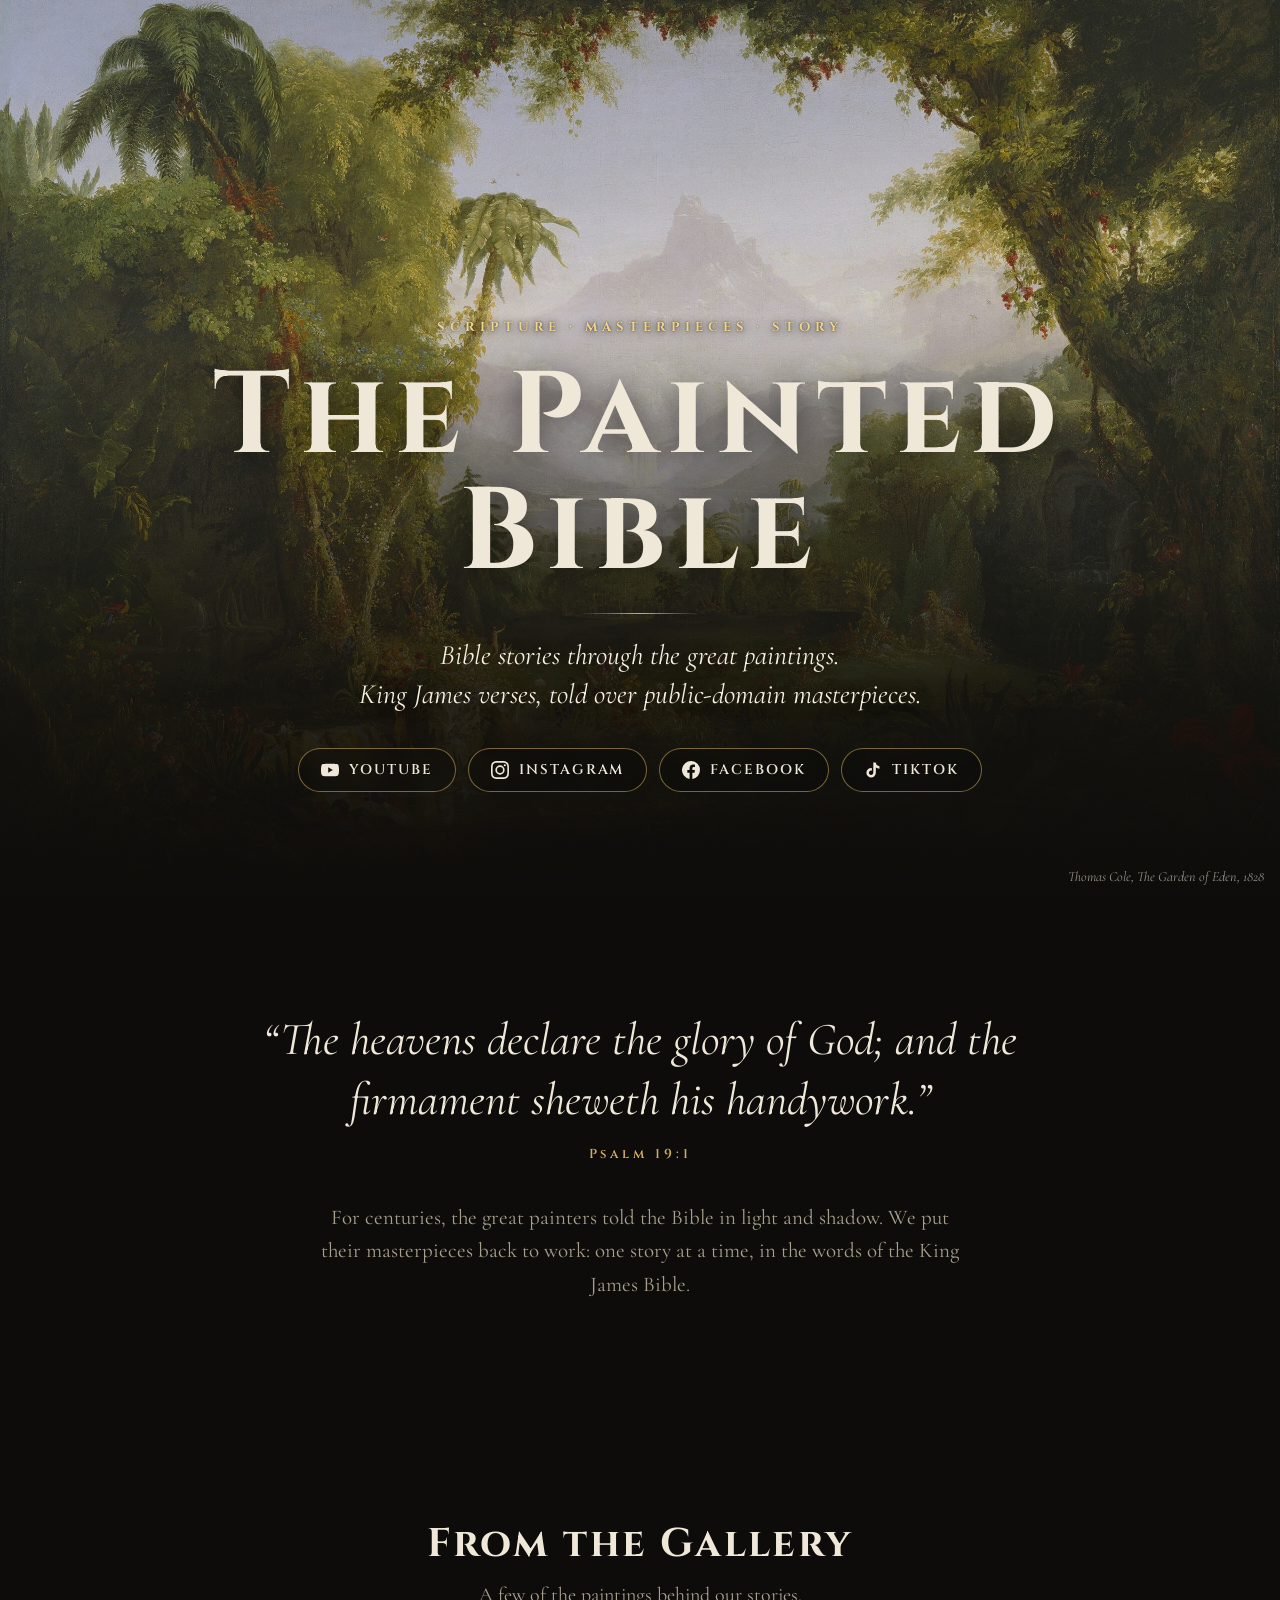
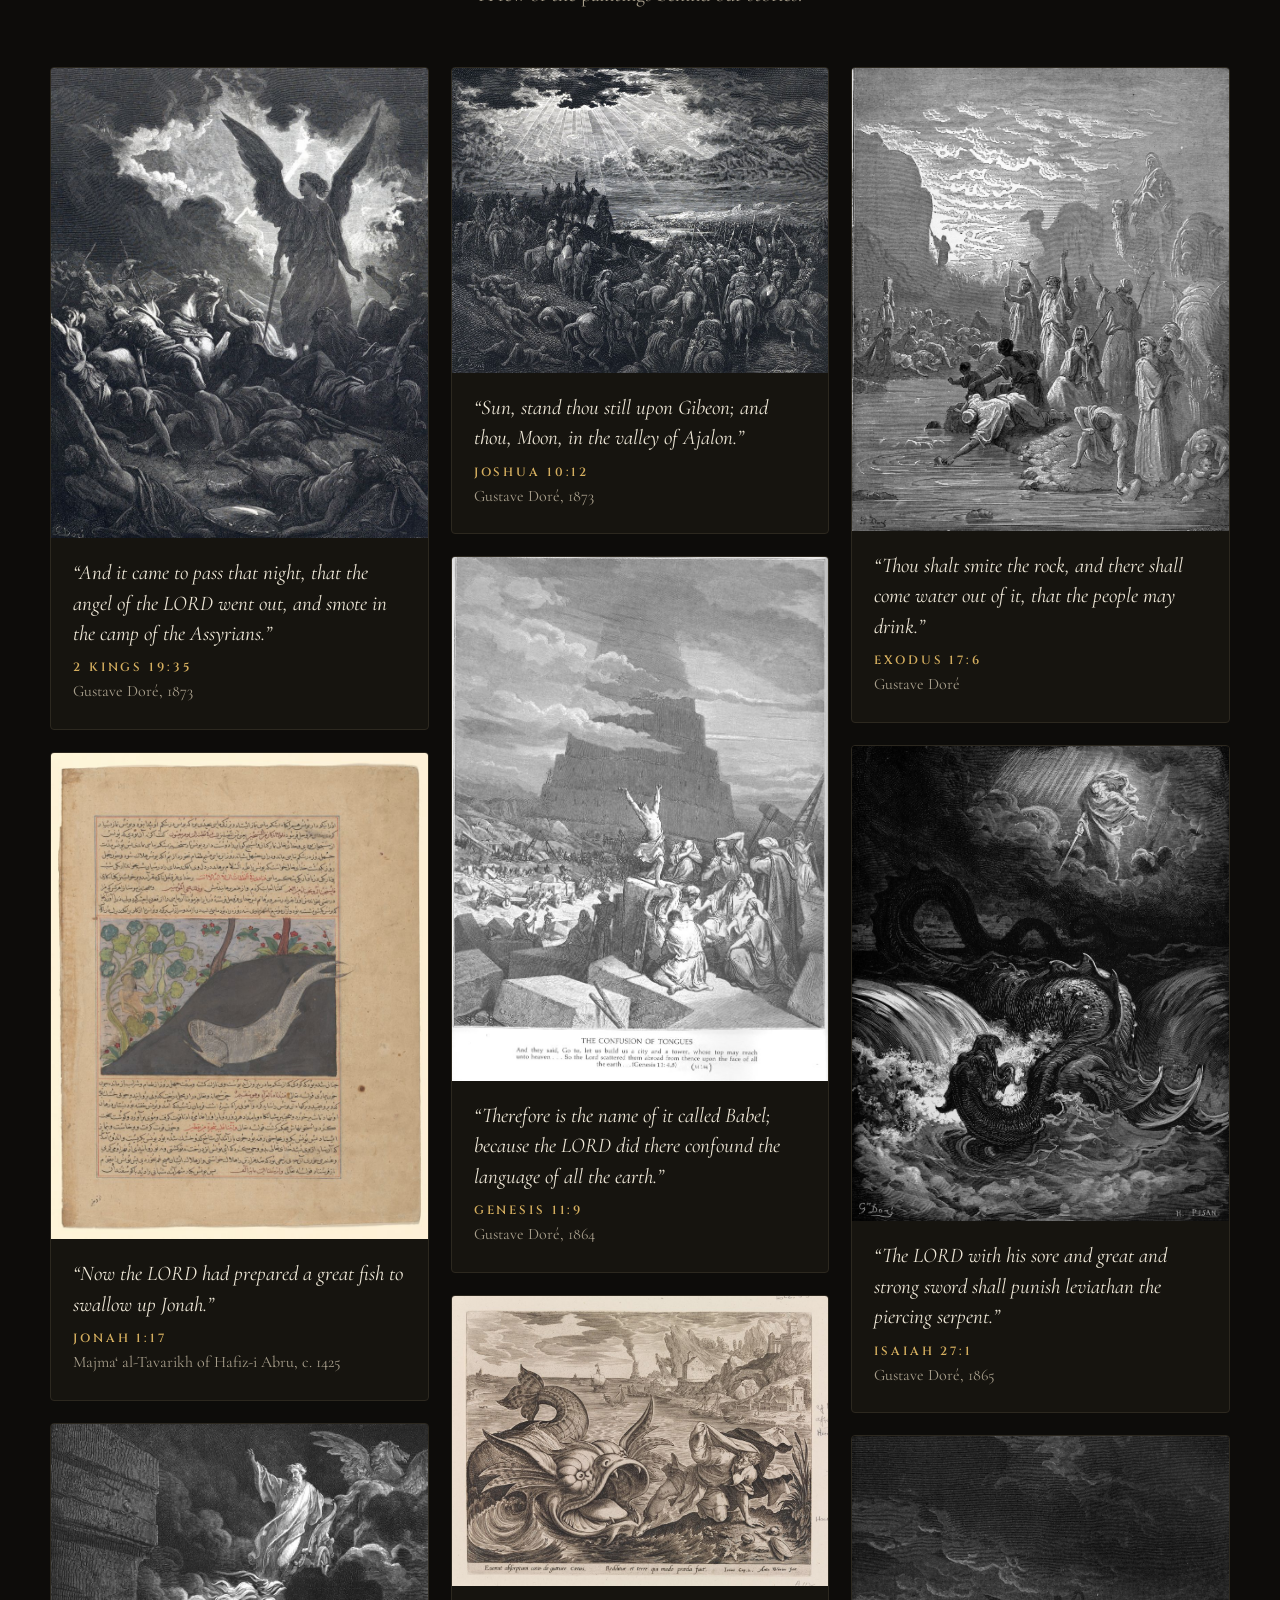
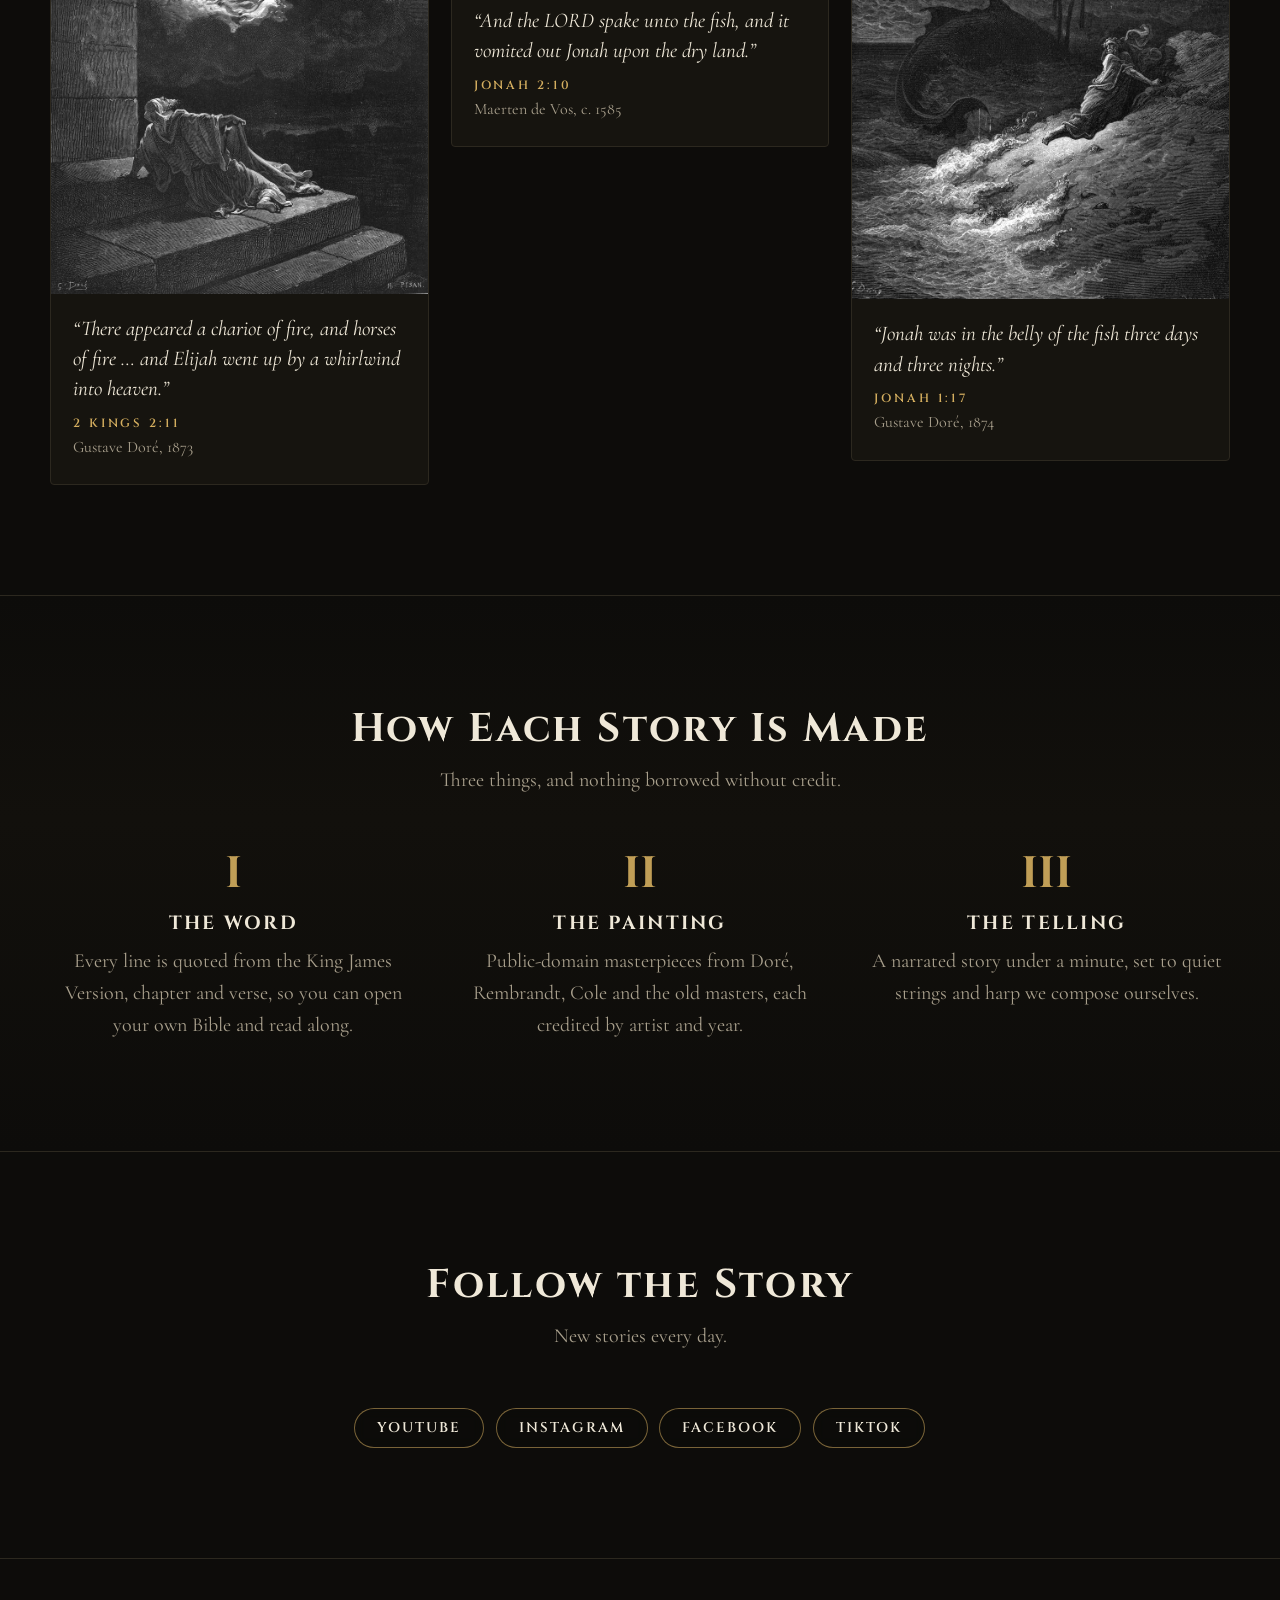
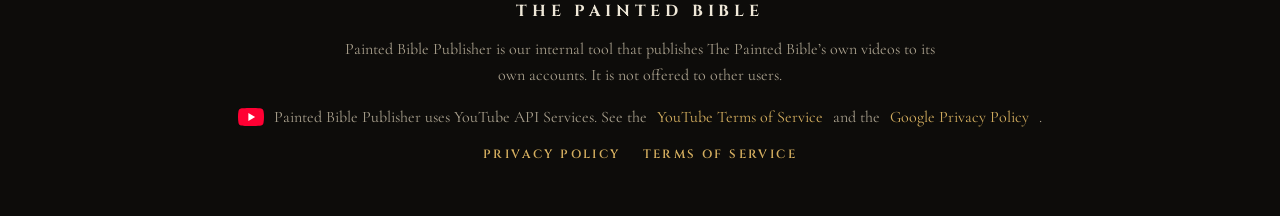
<file: index.html>
<!doctype html>
<html lang="en">
<head>
<meta charset="utf-8">
<meta name="viewport" content="width=device-width, initial-scale=1">
<title>The Painted Bible</title>
<meta name="description" content="Bible stories through the great paintings. King James Version scripture, narrated over public-domain masterpieces.">
<meta property="og:title" content="The Painted Bible">
<meta property="og:description" content="Bible stories through the great paintings. KJV verses, public domain art.">
<meta property="og:image" content="https://xmatheus.github.io/thepaintedbible/hero.jpg">
<link rel="preconnect" href="https://fonts.googleapis.com">
<link rel="preconnect" href="https://fonts.gstatic.com" crossorigin>
<link rel="stylesheet" href="https://fonts.googleapis.com/css2?family=Cinzel:wght@600;700&family=Cormorant+Garamond:ital,wght@0,400;0,600;1,400&display=swap">
<link rel="stylesheet" href="style.css?v=3">
</head>
<body>

<header class="hero">
  <img src="hero.jpg" alt="Thomas Cole, The Garden of Eden, 1828: a sunlit valley framed by trees, a waterfall beneath a distant peak" fetchpriority="high">
  <div class="hero-inner">
    <span class="eyebrow">Scripture · Masterpieces · Story</span>
    <h1>The Painted Bible</h1>
    <div class="rule"></div>
    <p>Bible stories through the great paintings.<br>King James verses, told over public-domain masterpieces.</p>
    <div class="cta" id="channels">
      <a class="btn" href="https://www.youtube.com/@thepaintedbibleart" aria-label="YouTube"><svg viewBox="0 0 24 24" aria-hidden="true"><path d="M23.5 6.2a3 3 0 0 0-2.1-2.1C19.5 3.6 12 3.6 12 3.6s-7.5 0-9.4.5A3 3 0 0 0 .5 6.2 31 31 0 0 0 0 12a31 31 0 0 0 .5 5.8 3 3 0 0 0 2.1 2.1c1.9.5 9.4.5 9.4.5s7.5 0 9.4-.5a3 3 0 0 0 2.1-2.1A31 31 0 0 0 24 12a31 31 0 0 0-.5-5.8ZM9.6 15.6V8.4l6.2 3.6-6.2 3.6Z"/></svg>YouTube</a>
      <a class="btn" href="https://www.instagram.com/thepaintedbibleart/" aria-label="Instagram"><svg viewBox="0 0 24 24" aria-hidden="true"><path d="M12 2.2c3.2 0 3.6 0 4.8.1 3.2.1 4.8 1.7 4.9 4.9.1 1.3.1 1.6.1 4.8s0 3.6-.1 4.8c-.1 3.2-1.7 4.8-4.9 4.9-1.3.1-1.6.1-4.8.1s-3.6 0-4.8-.1c-3.3-.1-4.8-1.7-4.9-4.9C2.2 15.6 2.2 15.2 2.2 12s0-3.6.1-4.8C2.4 3.9 3.9 2.4 7.2 2.3c1.2-.1 1.6-.1 4.8-.1ZM12 0C8.7 0 8.3 0 7.1.1 2.7.3.3 2.7.1 7.1 0 8.3 0 8.7 0 12s0 3.7.1 4.9c.2 4.4 2.6 6.8 7 7 1.2.1 1.6.1 4.9.1s3.7 0 4.9-.1c4.4-.2 6.8-2.6 7-7 .1-1.2.1-1.6.1-4.9s0-3.7-.1-4.9c-.2-4.4-2.6-6.8-7-7C15.7 0 15.3 0 12 0Zm0 5.8a6.2 6.2 0 1 0 0 12.4 6.2 6.2 0 0 0 0-12.4ZM12 16a4 4 0 1 1 0-8 4 4 0 0 1 0 8Zm6.4-11.8a1.4 1.4 0 1 0 0 2.9 1.4 1.4 0 0 0 0-2.9Z"/></svg>Instagram</a>
      <a class="btn" href="https://www.facebook.com/1351289341409951" aria-label="Facebook"><svg viewBox="0 0 24 24" aria-hidden="true"><path d="M24 12a12 12 0 1 0-13.9 11.9v-8.4h-3V12h3V9.4c0-3 1.8-4.7 4.5-4.7 1.3 0 2.7.2 2.7.2v3h-1.5c-1.5 0-2 .9-2 1.9V12h3.4l-.5 3.5h-2.9v8.4A12 12 0 0 0 24 12Z"/></svg>Facebook</a>
      <a class="btn" href="https://www.tiktok.com/@the.painted.bible" aria-label="TikTok"><svg viewBox="0 0 24 24" aria-hidden="true"><path d="M19.6 6.7a4.8 4.8 0 0 1-3.8-4.2V2h-3.4v13.7a2.9 2.9 0 1 1-2-2.8V9.4a6.3 6.3 0 1 0 5.4 6.3V8.8a8.2 8.2 0 0 0 4.8 1.5V6.9l-1-.2Z"/></svg>TikTok</a>
    </div>
  </div>
  <span class="credit">Thomas Cole, <em>The Garden of Eden</em>, 1828</span>
</header>

<section class="intro">
  <div class="wrap reveal">
    <blockquote>“The heavens declare the glory of God; and the firmament sheweth his handywork.”</blockquote>
    <cite>Psalm 19:1</cite>
    <p class="lede">For centuries, the great painters told the Bible in light and shadow. We put their masterpieces back to work: one story at a time, in the words of the King James Bible.</p>
  </div>
</section>

<section aria-labelledby="g">
  <div class="wrap">
    <h2 id="g" class="reveal">From the Gallery</h2>
    <p class="sub reveal">A few of the paintings behind our stories.</p>
    <div class="gallery">
      <figure class="work reveal"><div class="frame"><img src="art/20.jpg" alt="Gustave Doré: the angel of the Lord over the Assyrian camp" loading="lazy" width="882" height="1100"></div>
        <figcaption><q>And it came to pass that night, that the angel of the LORD went out, and smote in the camp of the Assyrians.</q><span class="ref">2 Kings 19:35</span><span class="by">Gustave Doré, 1873</span></figcaption></figure>
      <figure class="work reveal"><div class="frame"><img src="art/87.jpg" alt="Persian manuscript painting of Jonah and the great fish" loading="lazy" width="852" height="1100"></div>
        <figcaption><q>Now the LORD had prepared a great fish to swallow up Jonah.</q><span class="ref">Jonah 1:17</span><span class="by">Majma‘ al-Tavarikh of Hafiz-i Abru, c. 1425</span></figcaption></figure>
      <figure class="work reveal"><div class="frame"><img src="art/104.jpg" alt="Gustave Doré: Elijah taken up into heaven in a chariot of fire" loading="lazy" width="882" height="1100"></div>
        <figcaption><q>There appeared a chariot of fire, and horses of fire … and Elijah went up by a whirlwind into heaven.</q><span class="ref">2 Kings 2:11</span><span class="by">Gustave Doré, 1873</span></figcaption></figure>
      <figure class="work reveal"><div class="frame"><img src="art/173.jpg" alt="Gustave Doré: Joshua commanding the sun to stand still" loading="lazy" width="1100" height="889"></div>
        <figcaption><q>Sun, stand thou still upon Gibeon; and thou, Moon, in the valley of Ajalon.</q><span class="ref">Joshua 10:12</span><span class="by">Gustave Doré, 1873</span></figcaption></figure>
      <figure class="work reveal"><div class="frame"><img src="art/113.jpg" alt="Gustave Doré: the Tower of Babel" loading="lazy" width="791" height="1100"></div>
        <figcaption><q>Therefore is the name of it called Babel; because the LORD did there confound the language of all the earth.</q><span class="ref">Genesis 11:9</span><span class="by">Gustave Doré, 1864</span></figcaption></figure>
      <figure class="work reveal"><div class="frame"><img src="art/83.jpg" alt="Maerten de Vos: Jonah cast on the shore by the fish" loading="lazy" width="1100" height="847"></div>
        <figcaption><q>And the LORD spake unto the fish, and it vomited out Jonah upon the dry land.</q><span class="ref">Jonah 2:10</span><span class="by">Maerten de Vos, c. 1585</span></figcaption></figure>
      <figure class="work reveal"><div class="frame"><img src="art/75.jpg" alt="Gustave Doré: Moses striking the rock in Horeb" loading="lazy" width="896" height="1100"></div>
        <figcaption><q>Thou shalt smite the rock, and there shall come water out of it, that the people may drink.</q><span class="ref">Exodus 17:6</span><span class="by">Gustave Doré</span></figcaption></figure>
      <figure class="work reveal"><div class="frame"><img src="art/59.jpg" alt="Gustave Doré: the destruction of Leviathan" loading="lazy" width="871" height="1100"></div>
        <figcaption><q>The LORD with his sore and great and strong sword shall punish leviathan the piercing serpent.</q><span class="ref">Isaiah 27:1</span><span class="by">Gustave Doré, 1865</span></figcaption></figure>
      <figure class="work reveal"><div class="frame"><img src="art/172.jpg" alt="Gustave Doré: Jonah and the whale" loading="lazy" width="895" height="1100"></div>
        <figcaption><q>Jonah was in the belly of the fish three days and three nights.</q><span class="ref">Jonah 1:17</span><span class="by">Gustave Doré, 1874</span></figcaption></figure>
    </div>
  </div>
</section>

<section class="pillars">
  <div class="wrap">
    <h2 class="reveal">How Each Story Is Made</h2>
    <p class="sub reveal">Three things, and nothing borrowed without credit.</p>
    <div class="cols">
      <div class="pillar reveal"><div class="num">I</div><h3>The Word</h3><p>Every line is quoted from the King James Version, chapter and verse, so you can open your own Bible and read along.</p></div>
      <div class="pillar reveal"><div class="num">II</div><h3>The Painting</h3><p>Public-domain masterpieces from Doré, Rembrandt, Cole and the old masters, each credited by artist and year.</p></div>
      <div class="pillar reveal"><div class="num">III</div><h3>The Telling</h3><p>A narrated story under a minute, set to quiet strings and harp we compose ourselves.</p></div>
    </div>
  </div>
</section>

<section class="follow">
  <div class="wrap reveal">
    <h2>Follow the Story</h2>
    <p class="sub">New stories every day.</p>
    <div class="cta">
      <a class="btn" href="https://www.youtube.com/@thepaintedbibleart">YouTube</a>
      <a class="btn" href="https://www.instagram.com/thepaintedbibleart/">Instagram</a>
      <a class="btn" href="https://www.facebook.com/1351289341409951">Facebook</a>
      <a class="btn" href="https://www.tiktok.com/@the.painted.bible">TikTok</a>
    </div>
  </div>
</section>

<footer>
  <div class="mark">THE PAINTED BIBLE</div>
  <p class="tool">Painted Bible Publisher is our internal tool that publishes The Painted Bible’s own videos to its own accounts. It is not offered to other users.</p>
  <p class="yt-note"><svg viewBox="0 0 24 24" width="26" height="26" aria-hidden="true"><path fill="#ff0033" d="M23.5 6.2a3 3 0 0 0-2.1-2.1C19.5 3.6 12 3.6 12 3.6s-7.5 0-9.4.5A3 3 0 0 0 .5 6.2 31 31 0 0 0 0 12a31 31 0 0 0 .5 5.8 3 3 0 0 0 2.1 2.1c1.9.5 9.4.5 9.4.5s7.5 0 9.4-.5a3 3 0 0 0 2.1-2.1A31 31 0 0 0 24 12a31 31 0 0 0-.5-5.8Z"/><path fill="#fff" d="M9.6 15.6V8.4l6.2 3.6-6.2 3.6Z"/></svg>Painted Bible Publisher uses YouTube API Services. See the <a href="https://www.youtube.com/t/terms">YouTube Terms of Service</a> and the <a href="https://policies.google.com/privacy">Google Privacy Policy</a>.</p>
  <nav><a href="privacy.html">Privacy Policy</a><a href="terms.html">Terms of Service</a></nav>
</footer>

<script>
  const io = new IntersectionObserver(es => es.forEach(e => { if (e.isIntersecting) { e.target.classList.add("in"); io.unobserve(e.target); } }), { rootMargin: "0px 0px -8% 0px" });
  document.querySelectorAll(".reveal").forEach(el => io.observe(el));
</script>
</body>
</html>
</file>
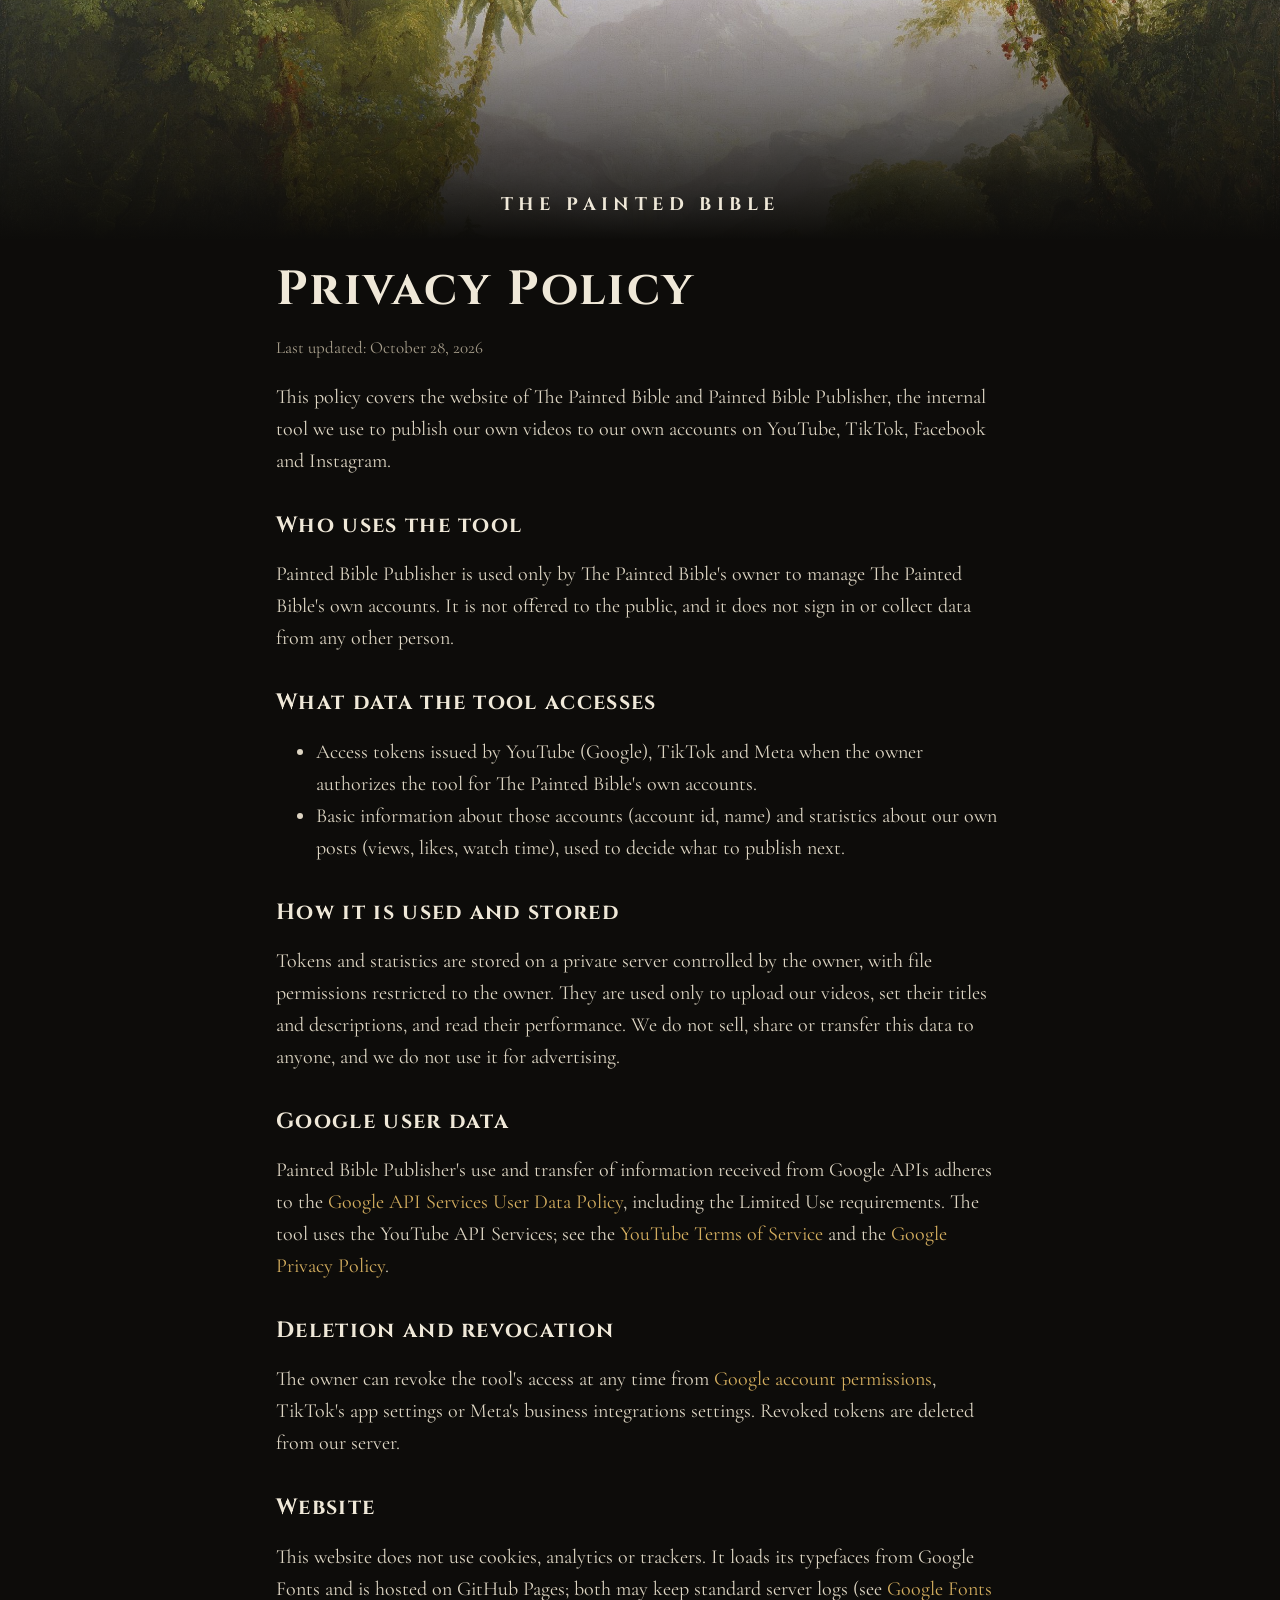
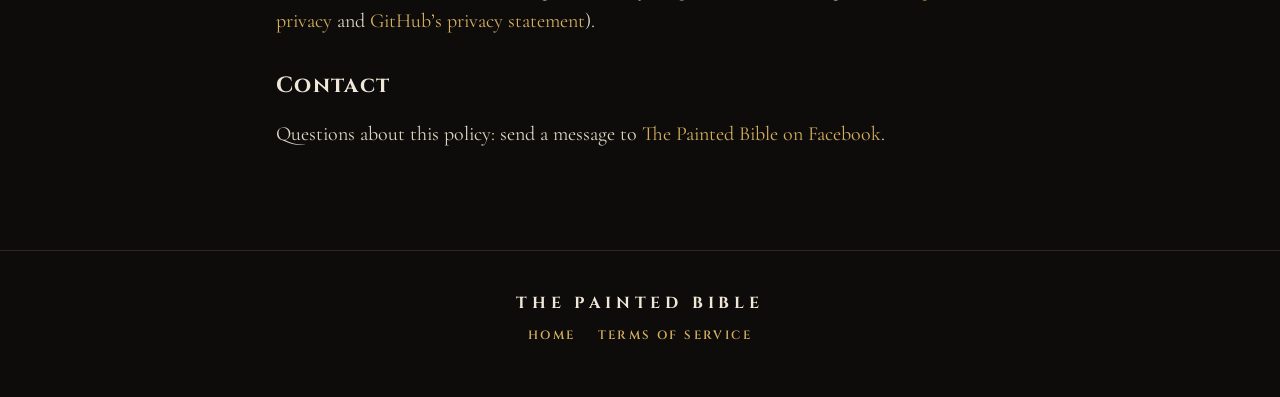
<file: privacy.html>
<!doctype html>
<html lang="en">
<head>
<meta charset="utf-8">
<meta name="viewport" content="width=device-width, initial-scale=1">
<title>Privacy Policy · The Painted Bible</title>
<link rel="preconnect" href="https://fonts.googleapis.com">
<link rel="preconnect" href="https://fonts.gstatic.com" crossorigin>
<link rel="stylesheet" href="https://fonts.googleapis.com/css2?family=Cinzel:wght@600;700&family=Cormorant+Garamond:ital,wght@0,400;0,600;1,400&display=swap">
<link rel="stylesheet" href="style.css?v=3">
</head>
<body>
<div class="legal-top"><img src="hero.jpg" alt=""><a href="index.html">THE PAINTED BIBLE</a></div>
<main class="legal">
  <h1>Privacy Policy</h1>
  <p class="muted">Last updated: October 28, 2026</p>
  <p>This policy covers the website of The Painted Bible and Painted Bible Publisher, the internal tool we use to publish our own videos to our own accounts on YouTube, TikTok, Facebook and Instagram.</p>
  <h2>Who uses the tool</h2>
  <p>Painted Bible Publisher is used only by The Painted Bible's owner to manage The Painted Bible's own accounts. It is not offered to the public, and it does not sign in or collect data from any other person.</p>
  <h2>What data the tool accesses</h2>
  <ul>
    <li>Access tokens issued by YouTube (Google), TikTok and Meta when the owner authorizes the tool for The Painted Bible's own accounts.</li>
    <li>Basic information about those accounts (account id, name) and statistics about our own posts (views, likes, watch time), used to decide what to publish next.</li>
  </ul>
  <h2>How it is used and stored</h2>
  <p>Tokens and statistics are stored on a private server controlled by the owner, with file permissions restricted to the owner. They are used only to upload our videos, set their titles and descriptions, and read their performance. We do not sell, share or transfer this data to anyone, and we do not use it for advertising.</p>
  <h2>Google user data</h2>
  <p>Painted Bible Publisher's use and transfer of information received from Google APIs adheres to the <a href="https://developers.google.com/terms/api-services-user-data-policy">Google API Services User Data Policy</a>, including the Limited Use requirements. The tool uses the YouTube API Services; see the <a href="https://www.youtube.com/t/terms">YouTube Terms of Service</a> and the <a href="https://policies.google.com/privacy">Google Privacy Policy</a>.</p>
  <h2>Deletion and revocation</h2>
  <p>The owner can revoke the tool's access at any time from <a href="https://myaccount.google.com/permissions">Google account permissions</a>, TikTok's app settings or Meta's business integrations settings. Revoked tokens are deleted from our server.</p>
  <h2>Website</h2>
  <p>This website does not use cookies, analytics or trackers. It loads its typefaces from Google Fonts and is hosted on GitHub Pages; both may keep standard server logs (see <a href="https://developers.google.com/fonts/faq/privacy">Google Fonts privacy</a> and <a href="https://docs.github.com/en/site-policy/privacy-policies/github-general-privacy-statement">GitHub’s privacy statement</a>).</p>
  <h2>Contact</h2>
  <p>Questions about this policy: send a message to <a href="https://www.facebook.com/1351289341409951">The Painted Bible on Facebook</a>.</p>
</main>
<footer><div class="mark">THE PAINTED BIBLE</div><nav><a href="index.html">Home</a><a href="terms.html">Terms of Service</a></nav></footer>
</body>
</html>
</file>
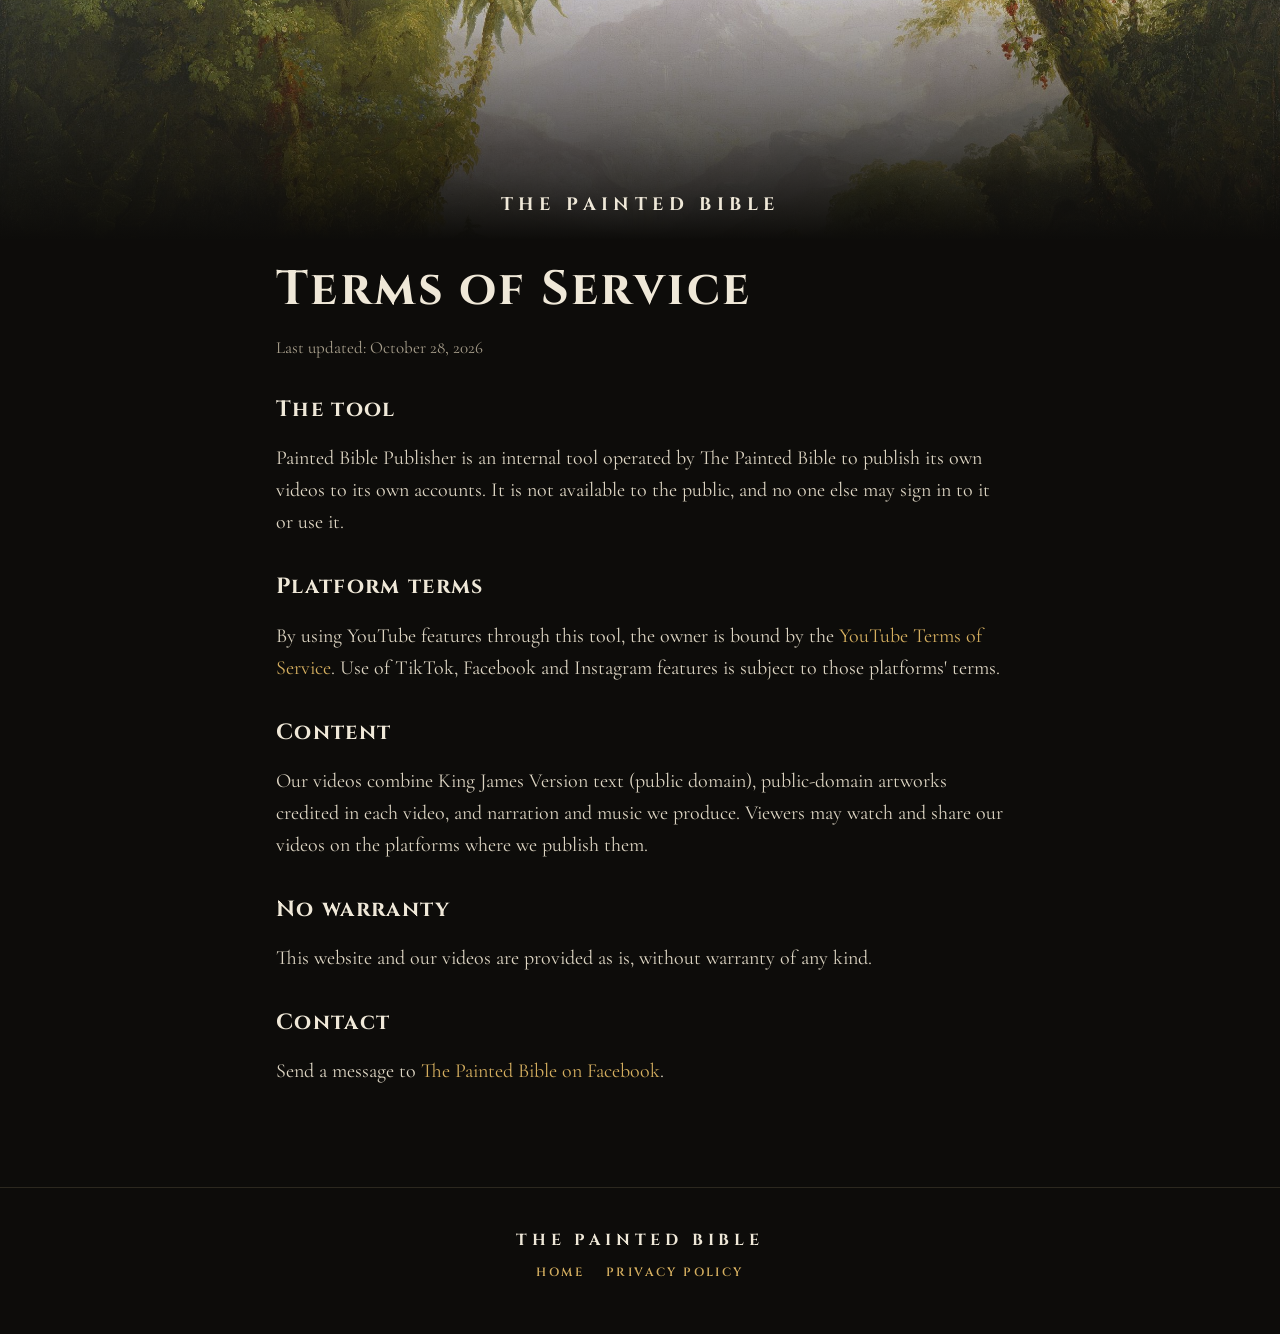
<file: terms.html>
<!doctype html>
<html lang="en">
<head>
<meta charset="utf-8">
<meta name="viewport" content="width=device-width, initial-scale=1">
<title>Terms of Service · The Painted Bible</title>
<link rel="preconnect" href="https://fonts.googleapis.com">
<link rel="preconnect" href="https://fonts.gstatic.com" crossorigin>
<link rel="stylesheet" href="https://fonts.googleapis.com/css2?family=Cinzel:wght@600;700&family=Cormorant+Garamond:ital,wght@0,400;0,600;1,400&display=swap">
<link rel="stylesheet" href="style.css?v=3">
</head>
<body>
<div class="legal-top"><img src="hero.jpg" alt=""><a href="index.html">THE PAINTED BIBLE</a></div>
<main class="legal">
  <h1>Terms of Service</h1>
  <p class="muted">Last updated: October 28, 2026</p>
  <h2>The tool</h2>
  <p>Painted Bible Publisher is an internal tool operated by The Painted Bible to publish its own videos to its own accounts. It is not available to the public, and no one else may sign in to it or use it.</p>
  <h2>Platform terms</h2>
  <p>By using YouTube features through this tool, the owner is bound by the <a href="https://www.youtube.com/t/terms">YouTube Terms of Service</a>. Use of TikTok, Facebook and Instagram features is subject to those platforms' terms.</p>
  <h2>Content</h2>
  <p>Our videos combine King James Version text (public domain), public-domain artworks credited in each video, and narration and music we produce. Viewers may watch and share our videos on the platforms where we publish them.</p>
  <h2>No warranty</h2>
  <p>This website and our videos are provided as is, without warranty of any kind.</p>
  <h2>Contact</h2>
  <p>Send a message to <a href="https://www.facebook.com/1351289341409951">The Painted Bible on Facebook</a>.</p>
</main>
<footer><div class="mark">THE PAINTED BIBLE</div><nav><a href="index.html">Home</a><a href="privacy.html">Privacy Policy</a></nav></footer>
</body>
</html>
</file>
<file: style.css>
:root {
  --night: #0d0c0a; --panel: #16140f; --ink: #efe8d8; --muted: #a89f8c; --gold: #d4ae5f; --gold-2: #f0d590; --rule: #2c281f;
  --display: "Cinzel", Georgia, serif; --body: "Cormorant Garamond", Georgia, serif;
}
* { box-sizing: border-box; }
html { scroll-behavior: smooth; }
body { margin: 0; background: var(--night); color: var(--ink); font: 400 20px/1.6 var(--body); -webkit-font-smoothing: antialiased; }
a { color: var(--gold); text-decoration: none; }
a:hover { color: var(--gold-2); }
img { display: block; max-width: 100%; height: auto; }

/* hero */
.hero { position: relative; min-height: 100svh; display: grid; place-items: end center; overflow: hidden; isolation: isolate; }
.hero img { position: absolute; inset: 0; width: 100%; height: 100%; object-fit: cover; z-index: -2; animation: drift 40s ease-in-out infinite alternate; }
.hero::after { content: ""; position: absolute; inset: 0; z-index: -1;
  background: linear-gradient(180deg, rgba(13,12,10,.25) 0%, rgba(13,12,10,.15) 35%, rgba(13,12,10,.85) 78%, var(--night) 100%); }
.hero-inner { text-align: center; padding: 0 16px 12vh; max-width: 980px; }
.eyebrow { font: 700 13px/1 var(--display); letter-spacing: .38em; text-transform: uppercase; color: var(--gold-2); text-shadow: 0 1px 10px rgba(0,0,0,.8), 0 0 2px rgba(0,0,0,.6); }
.hero h1 { font: 700 clamp(44px, 10vw, 116px)/1 var(--display); letter-spacing: .08em; margin: 18px 0 10px; text-shadow: 0 2px 30px rgba(0,0,0,.55); }
.rule { width: 120px; height: 1px; margin: 22px auto; background: linear-gradient(90deg, transparent, var(--gold), transparent); }
.hero p { font: italic 400 clamp(21px, 3vw, 28px)/1.4 var(--body); color: #f6efdf; margin: 0; text-shadow: 0 1px 16px rgba(0,0,0,.7); }
.cta { display: flex; gap: 12px; justify-content: center; flex-wrap: wrap; margin-top: 34px; }
.btn { display: inline-flex; align-items: center; gap: 10px; padding: 12px 22px; border: 1px solid rgba(212,174,95,.55); border-radius: 999px;
  font: 600 14px/1 var(--display); letter-spacing: .14em; text-transform: uppercase; color: var(--ink); background: rgba(13,12,10,.45); backdrop-filter: blur(6px); transition: .25s; }
.btn:hover { border-color: var(--gold-2); color: var(--gold-2); background: rgba(13,12,10,.7); }
.btn svg { width: 18px; height: 18px; fill: currentColor; }
.credit { position: absolute; right: 16px; bottom: 14px; font: italic 14px/1.2 var(--body); color: rgba(239,232,216,.6); }
@keyframes drift { from { transform: scale(1.04) translate(0,0); } to { transform: scale(1.12) translate(-1.5%, -1%); } }

/* sections */
section { padding: 110px 16px; }
.wrap { max-width: 1180px; margin: 0 auto; }
.intro { text-align: center; }
.intro blockquote { margin: 0 auto; max-width: 880px; font: italic 400 clamp(28px, 4.4vw, 46px)/1.3 var(--body); color: var(--ink); }
.intro cite { display: block; margin-top: 18px; font: 600 13px/1 var(--display); letter-spacing: .3em; color: var(--gold); font-style: normal; }
.intro .lede { max-width: 640px; margin: 40px auto 0; color: var(--muted); font-size: 21px; }
h2 { font: 700 clamp(26px, 4vw, 40px)/1.15 var(--display); letter-spacing: .06em; text-align: center; margin: 0 0 12px; }
.sub { text-align: center; color: var(--muted); margin: 0 auto 56px; max-width: 620px; }

/* gallery */
.gallery { columns: 3 320px; column-gap: 22px; }
.work { break-inside: avoid; margin: 0 0 22px; background: var(--panel); border: 1px solid var(--rule); border-radius: 4px; overflow: hidden; }
.work .frame { overflow: hidden; }
.work img { width: 100%; transition: transform 1.2s cubic-bezier(.2,.7,.2,1), filter .6s; filter: saturate(.92); }
.work:hover img { transform: scale(1.045); filter: saturate(1.05); }
.work figcaption { padding: 20px 22px 24px; }
.work q { display: block; font: italic 400 21px/1.45 var(--body); quotes: "“" "”"; }
.work .ref { display: block; margin-top: 12px; font: 600 12px/1 var(--display); letter-spacing: .24em; text-transform: uppercase; color: var(--gold); }
.work .by { display: block; margin-top: 6px; font-size: 16px; color: var(--muted); }

/* pillars */
.pillars { background: linear-gradient(180deg, var(--night), #12100c 40%, var(--night)); border-block: 1px solid var(--rule); }
.cols { display: grid; grid-template-columns: repeat(auto-fit, minmax(240px, 1fr)); gap: 40px; }
.pillar { text-align: center; padding: 0 8px; }
.pillar .num { font: 700 44px/1 var(--display); color: var(--gold); opacity: .9; }
.pillar h3 { font: 700 19px/1.2 var(--display); letter-spacing: .12em; text-transform: uppercase; margin: 16px 0 10px; }
.pillar p { margin: 0; color: var(--muted); }

/* follow */
.follow { text-align: center; }
.follow .cta { margin-top: 8px; }

/* footer + legal */
footer { border-top: 1px solid var(--rule); padding: 44px 16px 56px; text-align: center; color: var(--muted); font-size: 17px; }
footer .mark { font: 700 16px/1 var(--display); letter-spacing: .3em; color: var(--ink); }
footer nav { margin-top: 18px; display: flex; gap: 22px; justify-content: center; flex-wrap: wrap; font: 600 12px/1 var(--display); letter-spacing: .2em; text-transform: uppercase; }
footer .tool { max-width: 620px; margin: 18px auto 0; font-size: 16px; }
.legal-top { position: relative; height: 240px; overflow: hidden; }
.legal-top img { width: 100%; height: 100%; object-fit: cover; object-position: center 38%; }
.legal-top::after { content: ""; position: absolute; inset: 0; background: linear-gradient(180deg, rgba(13,12,10,.2), var(--night)); }
.legal-top a { position: absolute; left: 50%; bottom: 26px; transform: translateX(-50%); z-index: 1; font: 700 18px/1 var(--display); letter-spacing: .3em; color: var(--ink); white-space: nowrap; }
.legal { max-width: 760px; margin: 0 auto; padding: 24px 16px 80px; }
.legal h1 { font: 700 clamp(32px, 6vw, 48px)/1.1 var(--display); letter-spacing: .05em; margin: 0 0 6px; }
.legal h2 { text-align: left; font-size: 22px; margin: 36px 0 8px; }
.legal p, .legal li { color: #ddd5c3; }
.legal .muted { color: var(--muted); font-size: 17px; }

/* reveal */
.reveal { opacity: 0; transform: translateY(22px); transition: opacity 1s ease, transform 1s ease; }
.reveal.in { opacity: 1; transform: none; }
@media (prefers-reduced-motion: reduce) {
  .hero img { animation: none; } .reveal { opacity: 1; transform: none; transition: none; } .work img { transition: none; }
}
@media (max-width: 600px) { section { padding: 76px 16px; } .credit { display: none; } }

.yt-note { display: flex; gap: 10px; align-items: center; justify-content: center; flex-wrap: wrap; margin: 16px auto 0; font-size: 16px; }
.yt-note svg { width: 26px; height: 26px; flex: none; }
</file>
